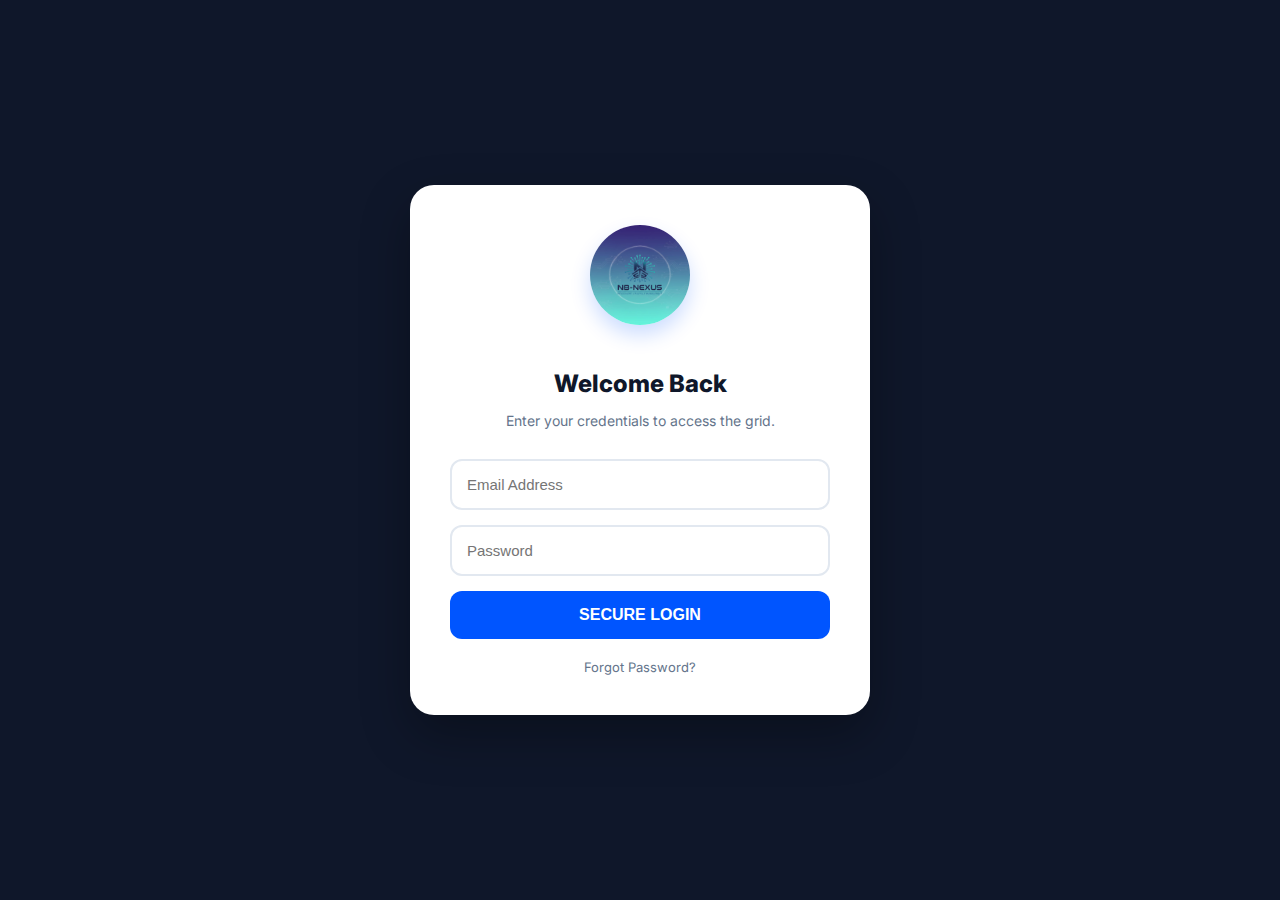
<file: index.html>
<!DOCTYPE html>
<html lang="en">
<head>
    <meta charset="UTF-8">
    <meta name="viewport" content="width=device-width, initial-scale=1.0">
    <title>NBNexus | Login</title>
    <link href="https://fonts.googleapis.com/css2?family=Inter:wght@300;400;600;800&display=swap" rel="stylesheet">
    <link href="https://cdnjs.cloudflare.com/ajax/libs/font-awesome/6.4.0/css/all.min.css" rel="stylesheet">
    <style>
        body { margin: 0; font-family: 'Inter', sans-serif; background: #0f172a; height: 100vh; display: flex; align-items: center; justify-content: center; overflow: hidden; }
        
        /* CARD */
        .login-card { background: white; padding: 40px; border-radius: 24px; width: 380px; text-align: center; box-shadow: 0 20px 50px rgba(0,0,0,0.3); }
        
        /* LOGO */
        .logo-img { width: 100px; height: 100px; border-radius: 50%; margin-bottom: 20px; box-shadow: 0 10px 20px rgba(0, 85, 255, 0.2); }
        
        h2 { color: #0f172a; margin-bottom: 5px; font-weight: 800; }
        p { color: #64748b; font-size: 14px; margin-bottom: 30px; }

        input { width: 100%; padding: 15px; border: 2px solid #e2e8f0; border-radius: 12px; margin-bottom: 15px; font-size: 15px; outline: none; transition: 0.3s; box-sizing: border-box; }
        input:focus { border-color: #0055ff; }

        button { width: 100%; padding: 15px; background: #0055ff; color: white; border: none; border-radius: 12px; font-weight: 700; font-size: 16px; cursor: pointer; transition: 0.2s; }
        button:hover { background: #0044cc; transform: translateY(-2px); }

        .toggle-link { margin-top: 20px; font-size: 13px; color: #64748b; cursor: pointer; display: block; }
        .toggle-link:hover { color: #0055ff; text-decoration: underline; }
    </style>
</head>
<body>

    <div class="login-card">
        <img src="logo-blue.jpeg" class="logo-img" alt="Logo">
        
        <h2>Welcome Back</h2>
        <p>Enter your credentials to access the grid.</p>

        <input type="email" id="email" placeholder="Email Address">
        <input type="password" id="password" placeholder="Password">
        
        <button onclick="handleLogin()">SECURE LOGIN</button>
        <span class="toggle-link" onclick="alert('Contact Admin for access')">Forgot Password?</span>
    </div>

    <script>
        // 🌍 LIVE LINK 🌍
        const API_URL = "https://nbnexus-live.onrender.com"; 

        async function handleLogin() {
            const email = document.getElementById('email').value;
            const password = document.getElementById('password').value;
            
            if(!email || !password) return alert("Please enter email and password.");

            try {
                const res = await fetch(`${API_URL}/login/`, {
                    method: 'POST',
                    headers: {'Content-Type': 'application/json'},
                    body: JSON.stringify({email, password})
                });
                const data = await res.json();
                
                if(res.ok) {
                    sessionStorage.setItem("nbnexus_user", data.user);
                    window.location.href = "index.html";
                } else {
                    alert("Access Denied: " + data.detail);
                }
            } catch(e) { alert("Server Offline"); }
        }
    </script>
</body>
</html>
</file>
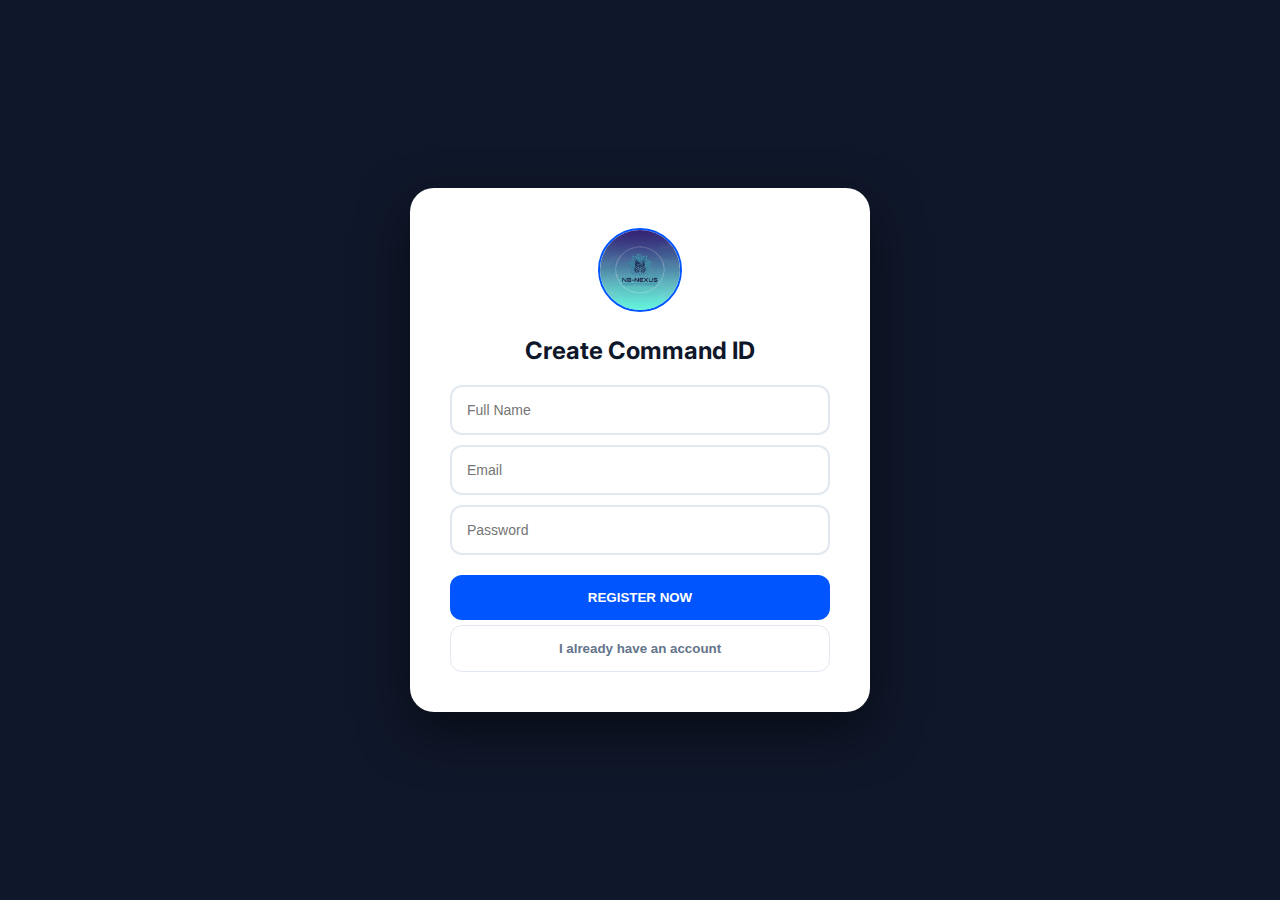
<file: access.html>
<!DOCTYPE html>
<html lang="en">
<head>
    <meta charset="UTF-8">
    <meta name="viewport" content="width=device-width, initial-scale=1.0">
    <title>NBNexus | Register</title>
    <link href="https://fonts.googleapis.com/css2?family=Inter:wght@300;400;600;800&display=swap" rel="stylesheet">
    <style>
        body { margin: 0; font-family: 'Inter', sans-serif; background: #0f172a; height: 100vh; display: flex; align-items: center; justify-content: center; }
        .login-card { background: white; padding: 40px; border-radius: 24px; width: 380px; text-align: center; box-shadow: 0 20px 50px rgba(0,0,0,0.5); }
        .logo-img { width: 80px; height: 80px; border-radius: 50%; margin-bottom: 20px; border: 2px solid #0055ff; }
        input { width: 100%; padding: 15px; border: 2px solid #e2e8f0; border-radius: 12px; margin-bottom: 10px; font-size: 14px; outline: none; box-sizing: border-box; }
        button { width: 100%; padding: 15px; background: #0055ff; color: white; border: none; border-radius: 12px; font-weight: 700; cursor: pointer; margin-top: 10px; }
        button.secondary { background: white; color: #64748b; border: 1px solid #e2e8f0; margin-top: 5px; }
        .hidden { display: none; }
    </style>
</head>
<body>

    <div class="login-card">
        <img src="logo-blue.jpeg" class="logo-img" alt="NBNexus">
        
        <div id="register-section">
            <h2 style="margin-top:0; color:#0f172a;">Create Command ID</h2>
            <input type="text" id="r-name" placeholder="Full Name">
            <input type="email" id="r-email" placeholder="Email">
            <input type="password" id="r-password" placeholder="Password">
            <button onclick="handleRegister()">REGISTER NOW</button>
            <button class="secondary" onclick="showLogin()">I already have an account</button>
        </div>

        <div id="login-section" class="hidden">
            <h2 style="margin-top:0; color:#0f172a;">Welcome Back</h2>
            <input type="email" id="l-email" placeholder="Email">
            <input type="password" id="l-password" placeholder="Password">
            <button onclick="handleLogin()">LOGIN</button>
            <button class="secondary" onclick="showRegister()">Create New Account</button>
        </div>
    </div>

    <script>
        // 🌍 LIVE LINK 🌍
        const API_URL = "https://nbnexus-live.onrender.com"; 

        const regSec = document.getElementById('register-section');
        const logSec = document.getElementById('login-section');

        function showLogin() {
            regSec.classList.add('hidden');
            logSec.classList.remove('hidden');
        }

        function showRegister() {
            regSec.classList.remove('hidden');
            logSec.classList.add('hidden');
        }

        async function handleRegister() {
            const name = document.getElementById('r-name').value;
            const email = document.getElementById('r-email').value;
            const password = document.getElementById('r-password').value;

            if(!name || !email || !password) return alert("Fill all fields");

            try {
                const res = await fetch(`${API_URL}/register/`, {
                    method: 'POST',
                    headers: {'Content-Type': 'application/json'},
                    body: JSON.stringify({ full_name: name, email, password })
                });
                
                if(res.ok) {
                    alert("User Created! Logging you in...");
                    showLogin(); // Auto switch to login
                    // Auto-fill login fields
                    document.getElementById('l-email').value = email;
                    document.getElementById('l-password').value = password;
                } else {
                    const data = await res.json();
                    alert("Error: " + data.detail);
                }
            } catch(e) { alert("Server Error"); }
        }

        async function handleLogin() {
            const email = document.getElementById('l-email').value;
            const password = document.getElementById('l-password').value;

            try {
                const res = await fetch(`${API_URL}/login/`, {
                    method: 'POST',
                    headers: {'Content-Type': 'application/json'},
                    body: JSON.stringify({email, password})
                });
                const data = await res.json();
                
                if(res.ok) {
                    sessionStorage.setItem("nbnexus_user", data.user);
                    window.location.href = "index.html";
                } else {
                    alert("Wrong password or user not found.");
                }
            } catch(e) { alert("Server Error"); }
        }
    </script>
</body>
</html>
</file>
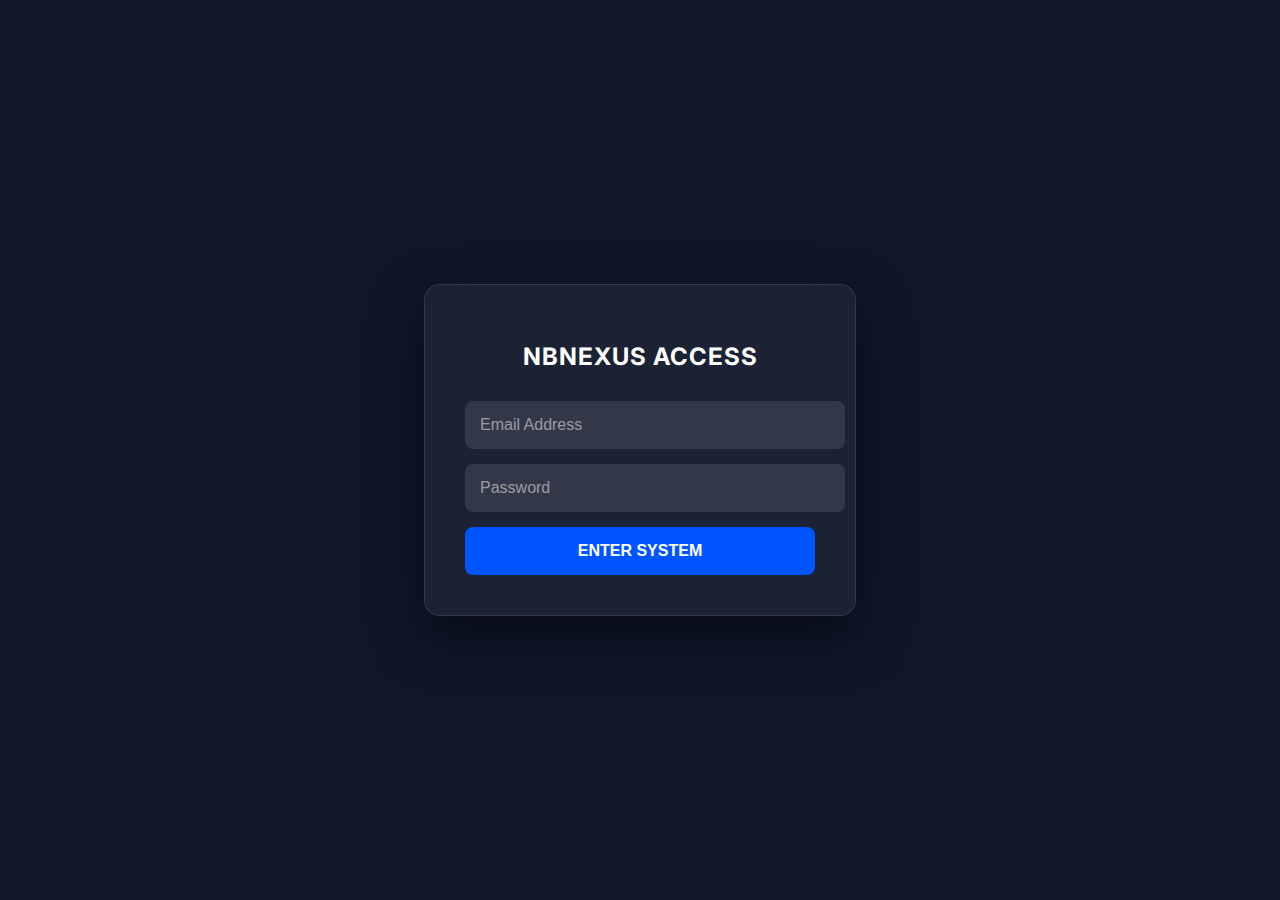
<file: login.html>
<!DOCTYPE html>
<html lang="en">
<head>
    <meta charset="UTF-8">
    <title>NBNexus Login</title>
    <link href="https://fonts.googleapis.com/css2?family=Inter:wght@400;600;800&display=swap" rel="stylesheet">
    <style>
        body { 
            background: #0f172a; 
            color: white; 
            display: flex; 
            justify-content: center; 
            align-items: center; 
            height: 100vh; 
            font-family: 'Inter', sans-serif; 
            margin: 0;
        }
        .login-box { 
            background: rgba(255,255,255,0.05); 
            padding: 40px; 
            border-radius: 16px; 
            width: 350px; 
            text-align: center; 
            border: 1px solid rgba(255,255,255,0.1); 
            box-shadow: 0 20px 50px rgba(0,0,0,0.5);
        }
        h1 { margin-bottom: 30px; font-size: 24px; letter-spacing: 1px;}
        input { 
            width: 100%; 
            padding: 15px; 
            margin-bottom: 15px; 
            border-radius: 8px; 
            border: none; 
            font-size: 16px; 
            background: rgba(255,255,255,0.1);
            color: white;
            outline: none;
        }
        input::placeholder { color: rgba(255,255,255,0.5); }
        button { 
            width: 100%; 
            padding: 15px; 
            background: #0055ff; 
            color: white; 
            border: none; 
            border-radius: 8px; 
            font-weight: bold; 
            cursor: pointer; 
            font-size: 16px; 
            transition: 0.2s;
        }
        button:hover { background: #0044cc; transform: scale(1.02); }
        #error-msg { color: #ef4444; font-size: 14px; margin-top: 15px; display: none; }
    </style>
</head>
<body>

    <div class="login-box">
        <h1>NBNEXUS ACCESS</h1>
        <input type="email" id="email" placeholder="Email Address">
        <input type="password" id="password" placeholder="Password">
        <button onclick="performLogin()">ENTER SYSTEM</button>
        <p id="error-msg">Access Denied</p>
    </div>

    <script>
        async function performLogin() {
            const email = document.getElementById('email').value;
            const password = document.getElementById('password').value;
            const errorMsg = document.getElementById('error-msg');
            errorMsg.style.display = 'none';

            try {
                // Talk to the Brain
                const response = await fetch('http://127.0.0.1:8000/login/', {
                    method: 'POST',
                    headers: { 'Content-Type': 'application/json' },
                    body: JSON.stringify({ email: email, password: password })
                });

                const data = await response.json();

                if (response.ok) {
                    // SUCCESS! Save the ID card and Open Dashboard
sessionStorage.setItem("nbnexus_user", data.user); 
window.location.href = "index.html";
                } else {
                    // FAIL: Show error
                    errorMsg.style.display = "block";
                    errorMsg.innerText = data.detail || "Login Failed";
                }
            } catch (error) {
                errorMsg.style.display = "block";
                errorMsg.innerText = "System Offline - Check Terminal";
            }
        }
    </script>
</body>
</html>
</file>
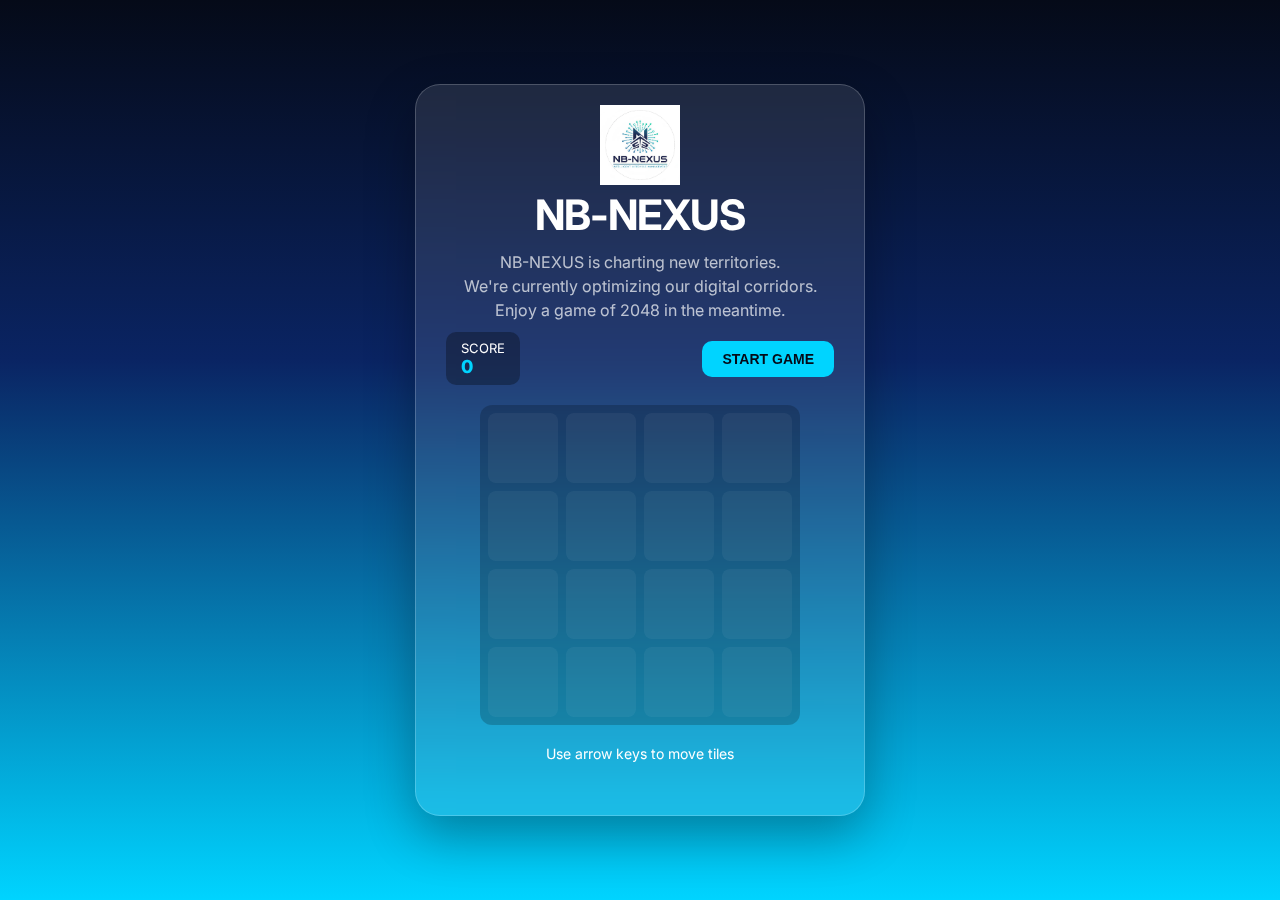
<file: maintenance.html>
<!doctype html>
<html lang="en">
  <head>
    <meta charset="UTF-8" />
    <meta name="viewport" content="width=device-width, initial-scale=1.0" />
    <title>NBNexus | System Maintenance</title>
    <link rel="stylesheet" href="./maintenance.css" />
    <link
      href="https://fonts.googleapis.com/css2?family=Inter:wght@400;800;900&display=swap"
      rel="stylesheet"
    />
    
    <link rel="icon" type="image/favicon" href="./images/favicon/favicon.ico" />
    <link
      rel="apple-touch-icon"
      sizes="180x180"
      href="./images/favicon/apple-touch-icon.png"
    />
    <link
      rel="icon"
      type="image/png"
      sizes="32x32"
      href="./images/favicon/favicon-32x32.png"
    />
    <link
      rel="icon"
      type="image/png"
      sizes="16x16"
      href="./images/favicon/favicon-16x16.png"
    />
    <link rel="manifest" href="./images/favicon/site.webmanifest(fixed).txt" />
  </head>
  <body>
    <div class="container">
      <div class="maintenance-logo">
        <img
          src="./images/nb-nexus-logo-white-square.webp"
          alt="NB-NEXUS Logo"
          class="logo-img"
          style="width: 80px; height: 80px"
        />
      </div>

      <h1>NB-NEXUS</h1>
      <p class="subtitle">
        NB-NEXUS is charting new territories. <br />
        We're currently optimizing our digital corridors. <br />
        Enjoy a game of 2048 in the meantime.
      </p>

      <div class="game-header">
        <div class="score-box">SCORE <span class="game-score">0</span></div>
        <button class="button start">START GAME</button>
      </div>
      <table class="game-field">
        <tbody>
          <tr>
            <td class="field-cell"></td>
            <td class="field-cell"></td>
            <td class="field-cell"></td>
            <td class="field-cell"></td>
          </tr>
          <tr>
            <td class="field-cell"></td>
            <td class="field-cell"></td>
            <td class="field-cell"></td>
            <td class="field-cell"></td>
          </tr>
          <tr>
            <td class="field-cell"></td>
            <td class="field-cell"></td>
            <td class="field-cell"></td>
            <td class="field-cell"></td>
          </tr>
          <tr>
            <td class="field-cell"></td>
            <td class="field-cell"></td>
            <td class="field-cell"></td>
            <td class="field-cell"></td>
          </tr>
        </tbody>
      </table>

      <div class="message-container">
        <p class="message-start">Use arrow keys to move tiles</p>
        <p class="message-lose hidden">Game Over! Press Start to retry.</p>
        <p class="message-win hidden">2048! System Optimized!</p>
      </div>
    </div>
  </body>
  <script src="./maintenance.js" defer></script>
</html>
</file>
<file: maintenance.css>
:root {
    --cyan: #00d4ff;
    --glass-bg: rgba(255, 255, 255, 0.1);
}

* {
    box-sizing: border-box;
}

body {
    margin: 0;
    font-family: "Inter", sans-serif;
    padding: 10px;
    height: 100vh;
    background: linear-gradient(180deg, #050a18 0%, #0a2463 40%, #00d4ff 100%);
    justify-content: center;
    display: flex;
    color: white;
    align-items: center;
    overflow: hidden;
    text-align: center;
}

.container {
    background: var(--glass-bg);
    backdrop-filter: blur(15px);
    padding: 20px 30px;
    border-radius: 25px;
    border: 1px solid rgba(255, 255, 255, 0.2);
    max-width: 450px;
    width: 85%;
    box-shadow: 0 20px 50px rgba(0, 0, 0, 0.3);
}


h1 {
    font-size: 42px;
    margin: 0 0 10px;
    letter-spacing: -1px;
}

.subtitle {
    font-size: 16px;
    color: rgba(255, 255, 255, 0.7);
    margin: 10px 0;
    line-height: 1.5;
}

.game-header {
    display: flex;
    justify-content: space-between;
    align-items: center;
    margin-bottom: 20px;
}

.score-box {
    background: rgba(0, 0, 0, 0.3);
    padding: 8px 15px;
    border-radius: 10px;
    font-size: 13px;
    text-align: left;
}

.game-score {
    display: block;
    font-size: 18px;
    font-weight: 800;
    color: var(--cyan);
}

.game-field {
    background: rgba(0, 0, 0, 0.2);
    border-spacing: 8px;
    border-radius: 12px;
    margin: 0 auto 20px;
}

.field-cell {
    width: 70px;
    height: 70px;
    background: rgba(255, 255, 255, 0.05);
    border-radius: 8px;
    font-size: 22px;
    font-weight: 900;
    transition: all 0.2s;
}

.field-cell--2 {
    background: rgba(255, 255, 255, 0.1);
}

.field-cell--4 {
    background: rgba(255, 255, 255, 0.2);
}

.field-cell--8 {
    background: #0a2463;
    color: white;
}

.field-cell--16 {
    background: #0077b6;
    color: white;
}

.field-cell--32 {
    background: #00b4d8;
    color: white;
}

.field-cell--64 {
    background: var(--cyan);
    color: #050a18;
}

.button.start {
    background: var(--cyan);
    border: none;
    padding: 10px 20px;
    border-radius: 10px;
    color: #050a18;
    font-weight: 800;
    cursor: pointer;
    font-size: 14px;
}

.message-container {
    min-height: 50px;
    font-size: 14px;
}

.hidden {
    display: none;
}

.loader {
    width: 20px;
    height: 20px;
    border: 2px solid rgba(255, 255, 255, 0.2);
    border-left-color: var(--cyan);
    border-radius: 50%;
    animation: spin 1s linear infinite;
    display: inline-block;
    margin-bottom: 15px;
}

@keyframes spin {
    to {
        transform: rotate(360deg);
    }
}

.footer-text {
    font-size: 13px;
    opacity: 0.5;
    margin-top: 20px;
}
</file>
